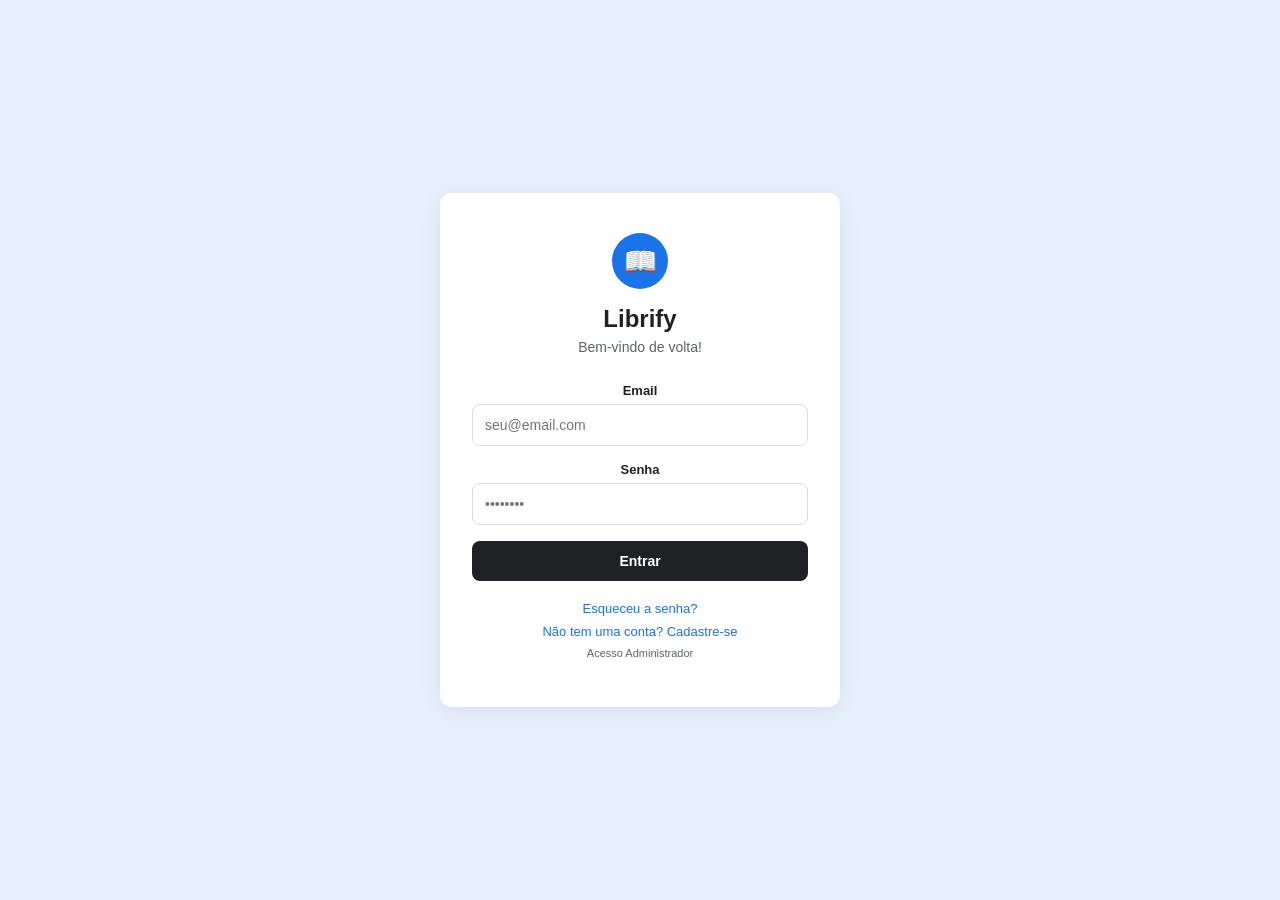
<file: frontend/index.html>
<!DOCTYPE html>
<html lang="pt-BR">
<head>
    <meta charset="UTF-8">
    <meta name="viewport" content="width=device-width, initial-scale=1.0">
    <title>Librify – Login</title>
    <link rel="stylesheet" href="css/global.css">
    <link rel="stylesheet" href="css/login.css">
</head>
<body>

<div class="login-container">
    <div class="logo-icon">📖</div>
    <h1>Librify</h1>
    <p class="subtitle">Bem-vindo de volta!</p>

    <div id="alertMsg" class="alert"></div>

    <form id="loginForm">
        <div class="input-group">
            <label for="email">Email</label>
            <input type="email" id="email" placeholder="seu@email.com" autocomplete="email">
        </div>
        <div class="input-group">
            <label for="senha">Senha</label>
            <input type="password" id="senha" placeholder="••••••••" autocomplete="current-password">
        </div>
        <button type="submit" class="btn btn-dark">Entrar</button>
    </form>

    <div class="links-container">
        <a href="pages/recuperar-senha.html">Esqueceu a senha?</a>
        <a href="pages/cadastro.html">Não tem uma conta? Cadastre-se</a>
        <a href="pages/admin/admin-livros.html" style="color:var(--gray);font-size:11px;margin-top:8px">Acesso Administrador</a>
    </div>
</div>

<script src="js/api.js"></script>
<script src="js/auth.js"></script>
<script src="js/login.js"></script>
</body>
</html>
</file>
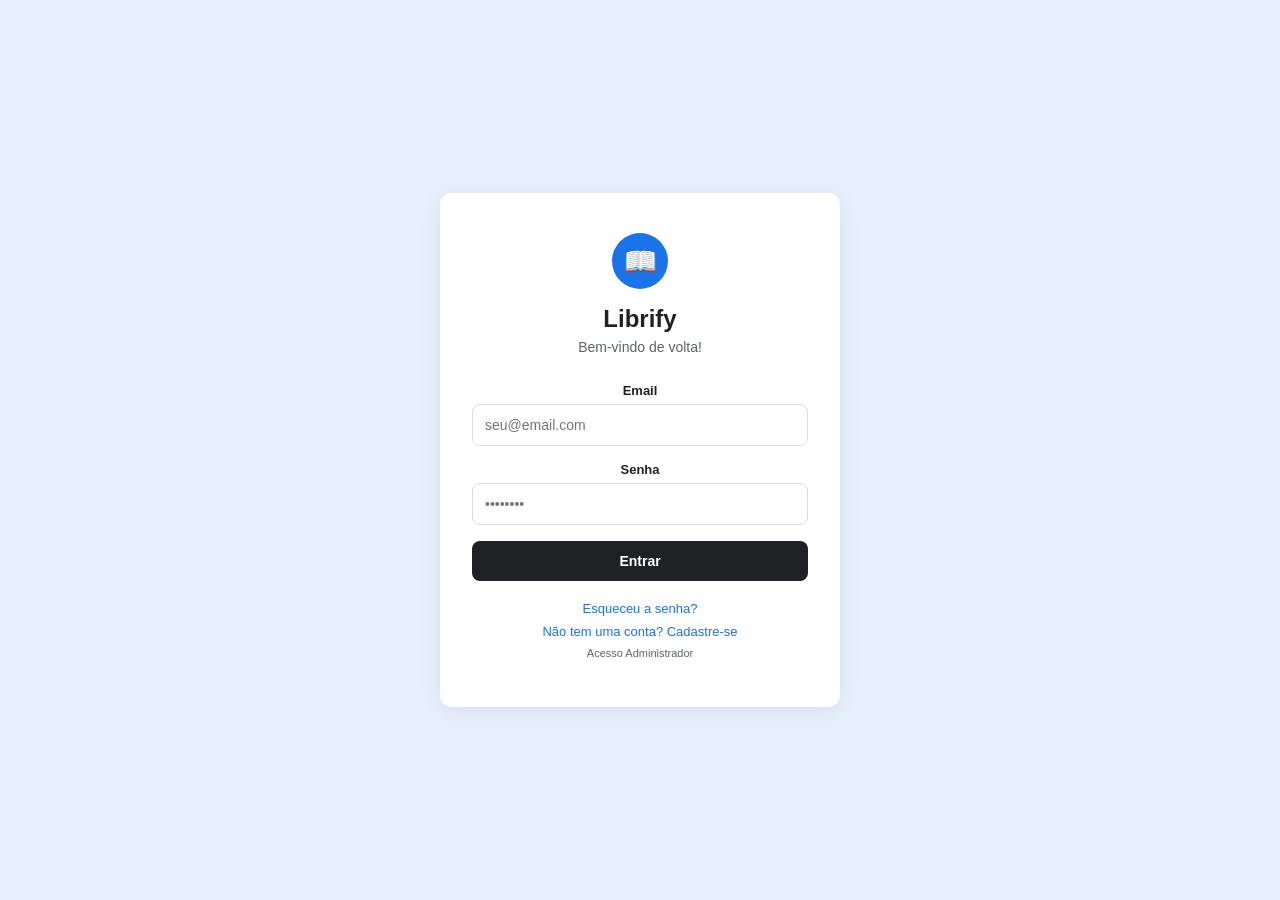
<file: frontend/pages/cadastro.html>
<!DOCTYPE html>
<html lang="pt-BR">
<head>
    <meta charset="UTF-8">
    <meta name="viewport" content="width=device-width, initial-scale=1.0">
    <title>Librify – Cadastro</title>
    <link rel="stylesheet" href="../css/global.css">
    <link rel="stylesheet" href="../css/login.css">
</head>
<body>

<div class="login-container">
    <div class="logo-icon">📖</div>
    <h1>Criar conta</h1>
    <p class="subtitle">Junte-se à Librify</p>

    <div id="alertMsg" class="alert"></div>

    <form id="cadastroForm">
        <div class="input-group">
            <label for="nome">Nome completo</label>
            <input type="text" id="nome" placeholder="Seu nome" autocomplete="name">
        </div>
        <div class="input-group">
            <label for="email">Email</label>
            <input type="email" id="email" placeholder="seu@email.com" autocomplete="email">
        </div>
        <div class="input-group">
            <label for="senha">Senha</label>
            <input type="password" id="senha" placeholder="Mín. 8 caracteres, 1 maiúscula, 1 número">
        </div>
        <button type="submit" class="btn btn-dark">Cadastrar</button>
    </form>

    <div class="links-container">
        <a href="../index.html">Já tem uma conta? Login</a>
    </div>
</div>

<script src="../js/api.js"></script>
<script src="../js/auth.js"></script>
<script src="../js/cadastro.js"></script>
</body>
</html>
</file>
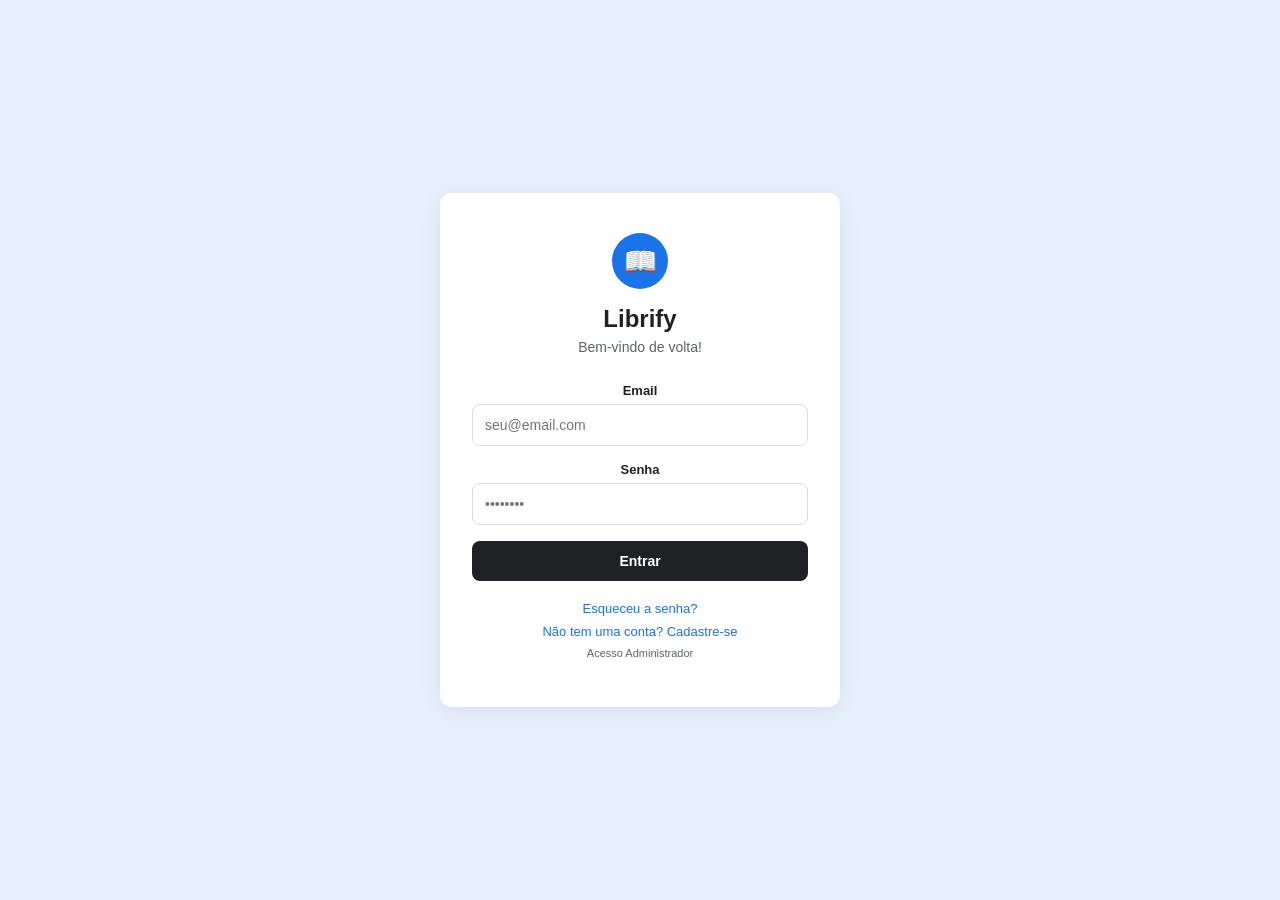
<file: frontend/pages/catalogo.html>
<!DOCTYPE html>
<html lang="pt-BR">
<head>
    <meta charset="UTF-8">
    <meta name="viewport" content="width=device-width, initial-scale=1.0">
    <title>Librify – Catálogo</title>
    <link rel="stylesheet" href="../css/global.css">
    <link rel="stylesheet" href="../css/navbar.css">
    <link rel="stylesheet" href="../css/catalogo.css">
</head>
<body data-page="catalogo">

<div class="page-container">

    <!-- RF07 – Header e busca -->
    <div class="catalogo-header">
        <h1>Catálogo</h1>

        <!-- RF07.1 – Busca -->
        <div class="search-bar">
            <span class="search-icon">🔍</span>
            <input type="text" id="searchInput" placeholder="Buscar por título ou autor...">
        </div>

        <!-- RF07.2 – Filtro por categoria -->
        <div class="categorias-scroll" id="categorias">
            <!-- Preenchido pelo catalogo.js -->
        </div>
    </div>

    <!-- RF07.3 – Grade de livros -->
    <div class="livros-grid" id="livrosGrid">
        <!-- Preenchido pelo catalogo.js -->
    </div>

</div>

<script src="../js/api.js"></script>
<script src="../js/auth.js"></script>
<script src="../js/catalogo.js"></script>
<script src="../js/navbar.js"></script>
</body>
</html>
</file>
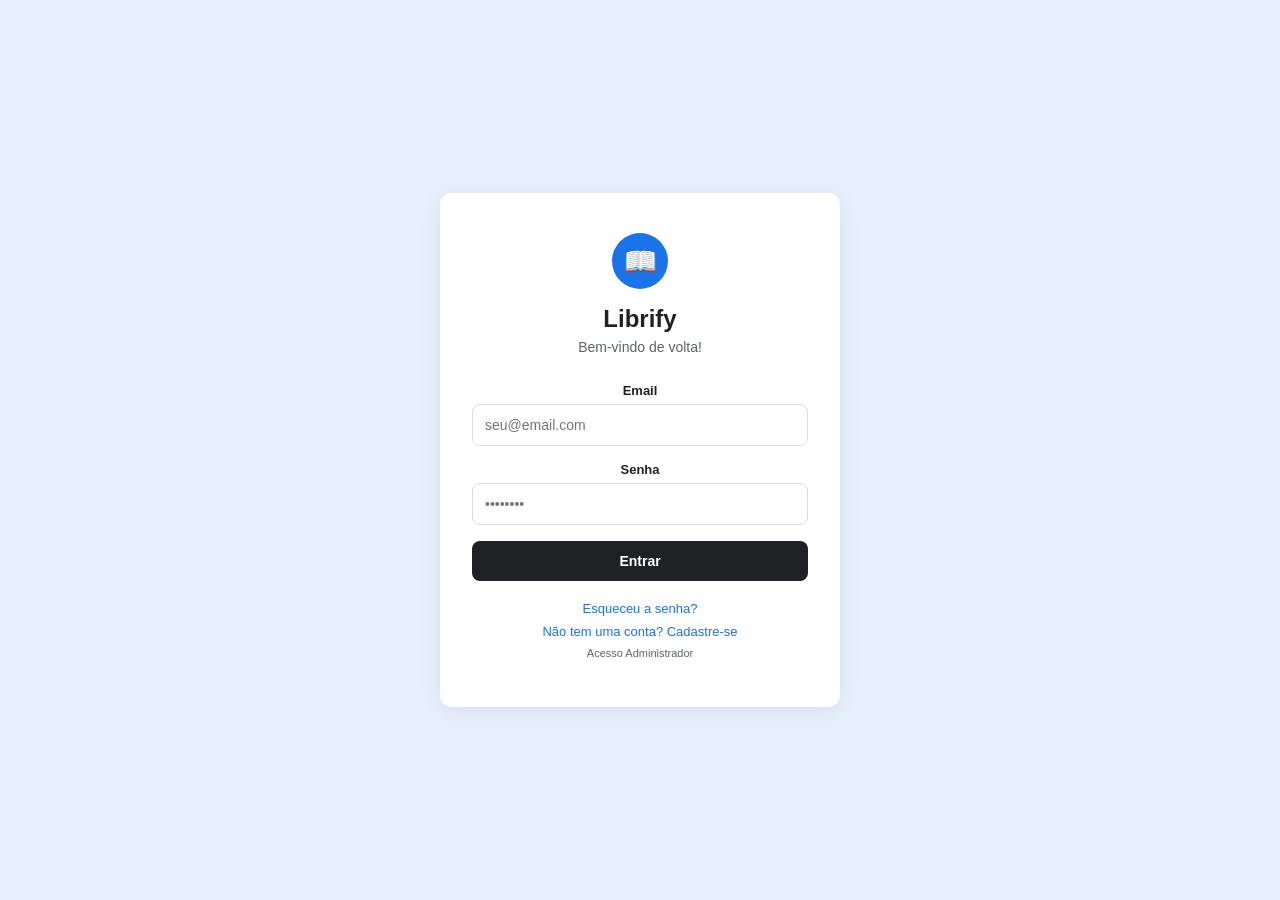
<file: frontend/pages/chat.html>
<!DOCTYPE html>
<html lang="pt-BR">
<head>
    <meta charset="UTF-8">
    <meta name="viewport" content="width=device-width, initial-scale=1.0">
    <title>Librify – Chat</title>
    <link rel="stylesheet" href="../css/global.css">
    <link rel="stylesheet" href="../css/navbar.css">
    <link rel="stylesheet" href="../css/chat.css">
</head>
<body data-page="">

<div class="page-container" style="padding-bottom:0">

    <div class="chat-container">

        <!-- Cabeçalho do chat -->
        <div class="chat-header">
            <a href="perfil.html" style="font-size:20px;text-decoration:none;color:var(--dark)">←</a>
            <div class="chat-avatar">🤖</div>
            <div>
                <div class="chat-name">Assistente Librify</div>
                <div class="chat-status">● Online</div>
            </div>
        </div>

        <!-- RF17.1 – Mensagens -->
        <div class="chat-messages" id="chatMessages">
            <!-- Preenchido pelo chat.js -->
        </div>

        <!-- RF17.2 – Campo de texto -->
        <div class="chat-input-area">
            <textarea
                id="chatInput"
                class="chat-input"
                placeholder="Digite sua mensagem"
                rows="1"></textarea>
            <button class="send-btn" id="sendBtn">➤</button>
        </div>

    </div>

</div>

<script src="../js/api.js"></script>
<script src="../js/auth.js"></script>
<script src="../js/chat.js"></script>
<script src="../js/navbar.js"></script>
</body>
</html>
</file>
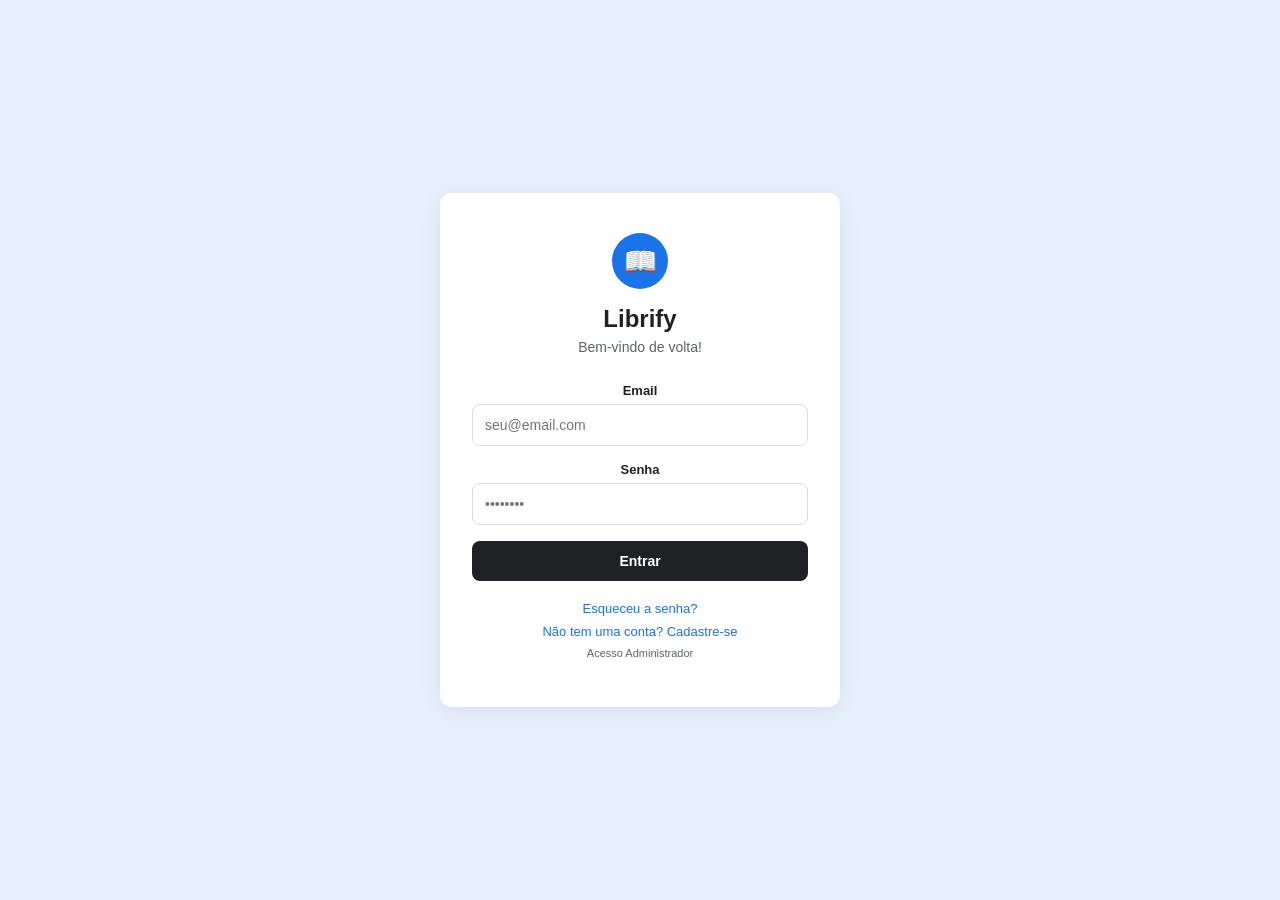
<file: frontend/pages/configuracoes.html>
<!DOCTYPE html>
<html lang="pt-BR">
<head>
    <meta charset="UTF-8">
    <meta name="viewport" content="width=device-width, initial-scale=1.0">
    <title>Librify – Configurações</title>
    <link rel="stylesheet" href="../css/global.css">
    <link rel="stylesheet" href="../css/navbar.css">
    <link rel="stylesheet" href="../css/configuracoes.css">
</head>
<body data-page="perfil">

<div class="page-container">

    <div class="page-header">
        <a href="perfil.html" class="btn-back">←</a>
        <h1>Configurações</h1>
    </div>

    <div class="config-section-title">Conta</div>
    <div class="config-list" style="margin:0 16px;border-radius:var(--radius);overflow:hidden">
        <!-- RF16.1 – Alterar senha -->
        <button id="btnAlterarSenha" class="config-item">
            <span class="config-icon">🔒</span>
            <span class="config-label">Alterar senha</span>
            <span class="config-arrow">›</span>
        </button>
        <button class="config-item" onclick="alert('Em breve!')">
            <span class="config-icon">✏️</span>
            <span class="config-label">Editar perfil</span>
            <span class="config-arrow">›</span>
        </button>
    </div>

    <div class="config-section-title">Sessão</div>
    <div class="config-list" style="margin:0 16px;border-radius:var(--radius);overflow:hidden">
        <!-- RF16.2 – Sair da conta -->
        <button id="btnSair" class="config-item danger">
            <span class="config-icon">🚪</span>
            <span class="config-label">Sair da conta</span>
        </button>
    </div>

</div>

<script src="../js/api.js"></script>
<script src="../js/auth.js"></script>
<script src="../js/configuracoes.js"></script>
<script src="../js/navbar.js"></script>
</body>
</html>
</file>
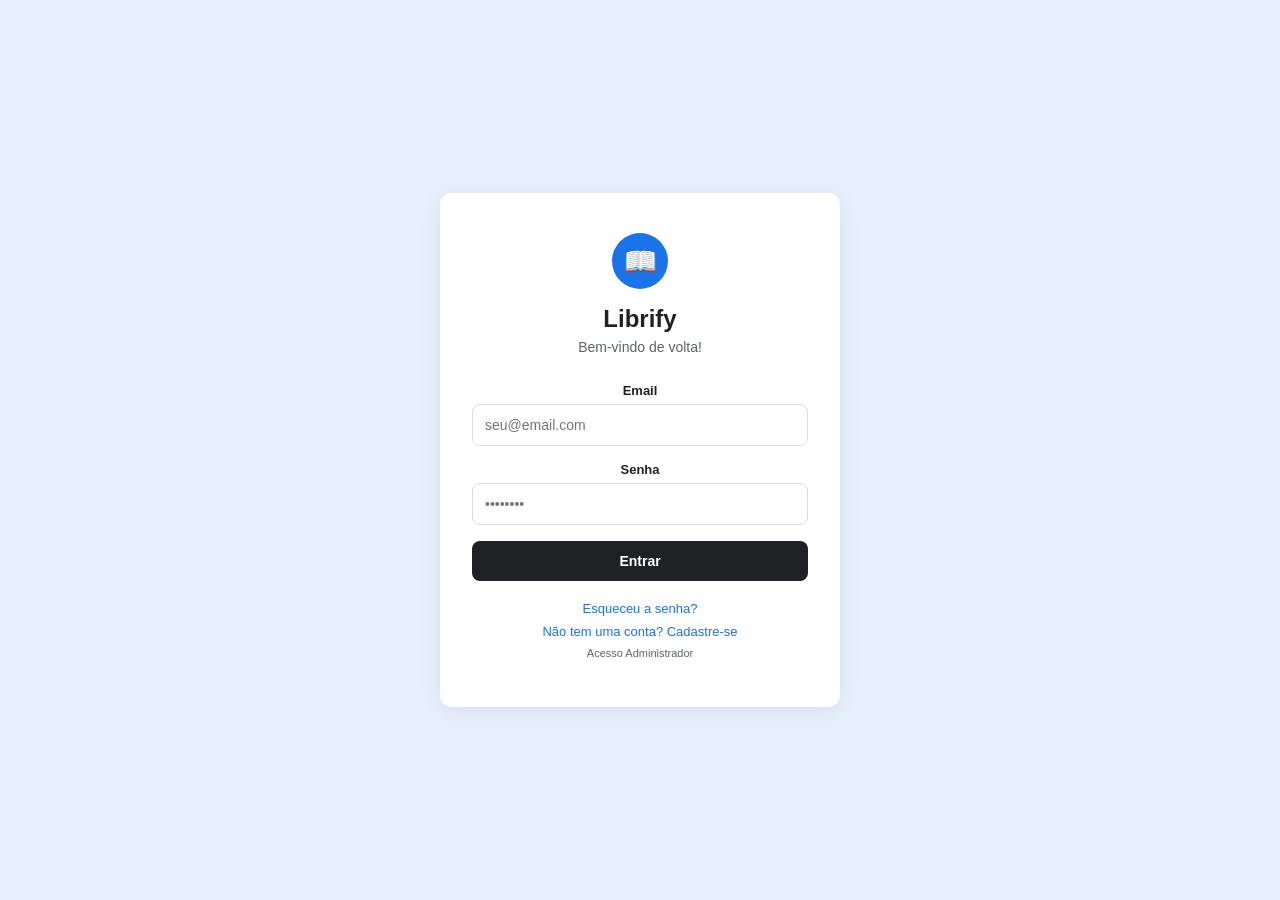
<file: frontend/pages/detalhes-livro.html>
<!DOCTYPE html>
<html lang="pt-BR">
<head>
    <meta charset="UTF-8">
    <meta name="viewport" content="width=device-width, initial-scale=1.0">
    <title>Librify – Detalhes do Livro</title>
    <link rel="stylesheet" href="../css/global.css">
    <link rel="stylesheet" href="../css/navbar.css">
    <link rel="stylesheet" href="../css/detalhes.css">
</head>
<body data-page="catalogo">

<div class="page-container">

    <!-- RF08 – Hero com capa e info -->
    <div class="detalhes-hero">
        <a href="javascript:history.back()" class="btn-back-hero">←</a>
        <div id="livroCapaEl" class="capa">📖</div>
        <div class="meta">
            <div class="titulo" id="livroTitulo">Carregando...</div>
            <div class="autor" id="livroAutor"></div>
            <span class="tag tag-blue" id="livroCat"></span>
        </div>
    </div>

    <div class="page-content">

        <!-- Média de avaliações (RF09.3) -->
        <div class="card" style="margin-bottom:16px">
            <div class="rating-summary">
                <span class="rating-big" id="livroMediaNota">0.0</span>
                <span class="rating-stars-big" id="livroEstrelasMedia">☆☆☆☆☆</span>
                <span class="rating-count" id="livroTotalAval">(0)</span>
            </div>
        </div>

        <!-- Descrição -->
        <div class="card" style="margin-bottom:16px">
            <div class="section-title" style="margin-bottom:8px">Sobre o livro</div>
            <p class="descricao-text" id="livroDescricao"></p>
        </div>

        <!-- RF08.1 – Botões de ação -->
        <div class="acoes-container">
            <button id="btnReservar" class="btn btn-primary">📚 Reservar livro</button>
            <button id="btnAvaliar" class="btn btn-outline">⭐ Avaliar livro</button>
        </div>

        <!-- RF09.4 – Lista de avaliações -->
        <div class="card">
            <div class="section-title">Avaliações</div>
            <div id="listaAvaliacoes">
                <!-- Preenchido pelo JS -->
            </div>
        </div>

    </div>
</div>

<!-- Modal de avaliação (RF09.1 e RF09.2) -->
<div class="modal-overlay" id="modalAvaliacao">
    <div class="modal-sheet">
        <div class="modal-title">Avaliar livro</div>

        <div class="stars-input" id="starsInput">
            <span class="star" data-valor="1">★</span>
            <span class="star" data-valor="2">★</span>
            <span class="star" data-valor="3">★</span>
            <span class="star" data-valor="4">★</span>
            <span class="star" data-valor="5">★</span>
        </div>

        <form id="formAvaliacao">
            <div class="input-group">
                <label for="comentarioInput">Comentário (opcional)</label>
                <textarea id="comentarioInput" placeholder="Compartilhe sua opinião..."></textarea>
            </div>
            <button type="submit" class="btn btn-primary">Enviar avaliação</button>
            <button type="button" id="fecharModal" class="btn btn-outline" style="margin-top:8px">Cancelar</button>
        </form>
    </div>
</div>

<script src="../js/api.js"></script>
<script src="../js/auth.js"></script>
<script src="../js/detalhes-livro.js"></script>
<script src="../js/navbar.js"></script>
</body>
</html>
</file>
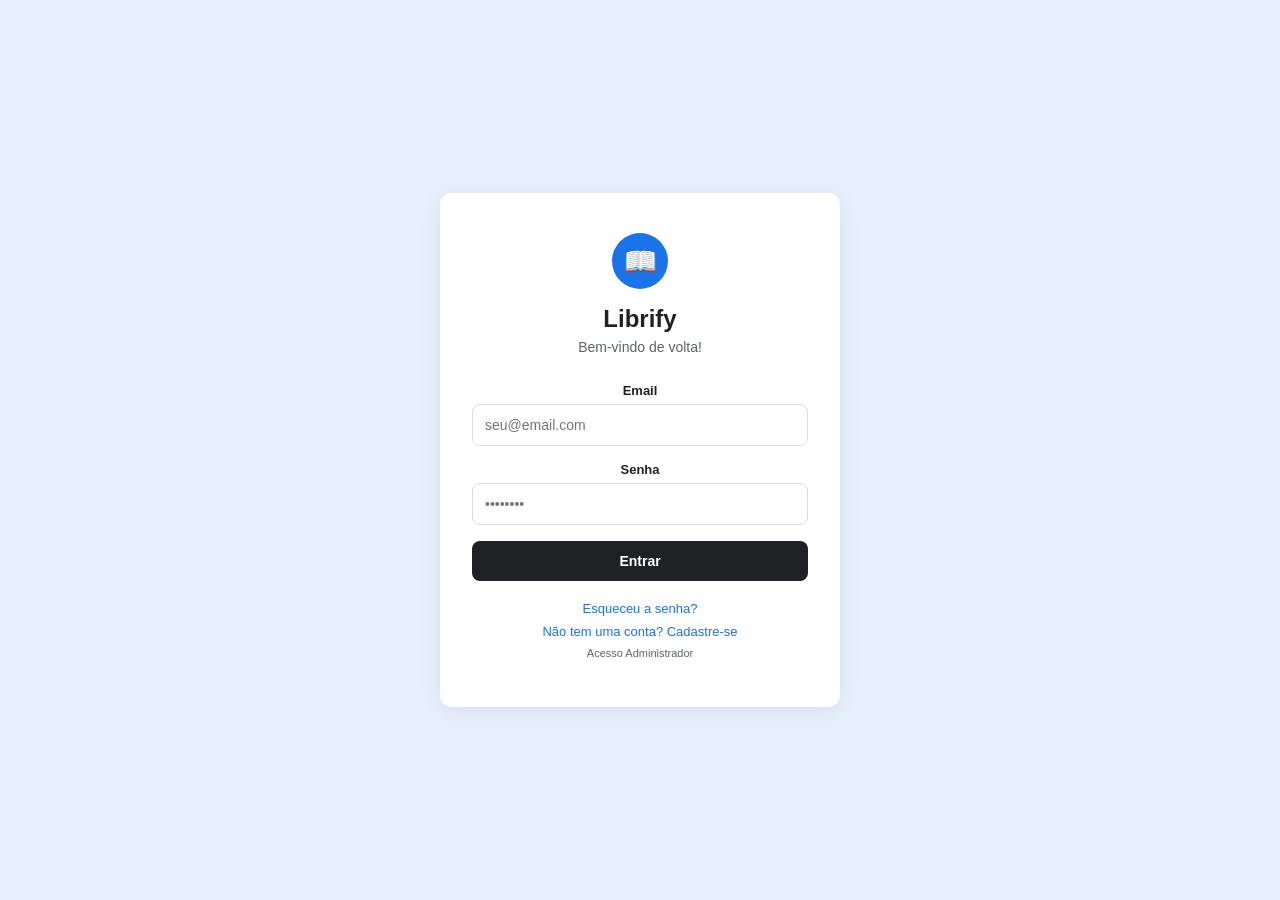
<file: frontend/pages/historico.html>
<!DOCTYPE html>
<html lang="pt-BR">
<head>
    <meta charset="UTF-8">
    <meta name="viewport" content="width=device-width, initial-scale=1.0">
    <title>Librify – Histórico</title>
    <link rel="stylesheet" href="../css/global.css">
    <link rel="stylesheet" href="../css/navbar.css">
    <link rel="stylesheet" href="../css/historico.css">
</head>
<body data-page="historico">

<div class="page-container">

    <div class="page-header">
        <h1>Histórico</h1>
    </div>

    <!-- Abas RF10 e RF11 -->
    <div class="tabs">
        <button class="tab active" data-tab="todos">Todos</button>
        <button class="tab" data-tab="ativos">Ativos</button>
        <button class="tab" data-tab="concluidos">Concluídos</button>
    </div>

    <div class="page-content">
        <div id="historicoLista">
            <!-- Preenchido pelo historico.js -->
        </div>
    </div>

</div>

<script src="../js/api.js"></script>
<script src="../js/auth.js"></script>
<script src="../js/historico.js"></script>
<script src="../js/navbar.js"></script>
</body>
</html>
</file>
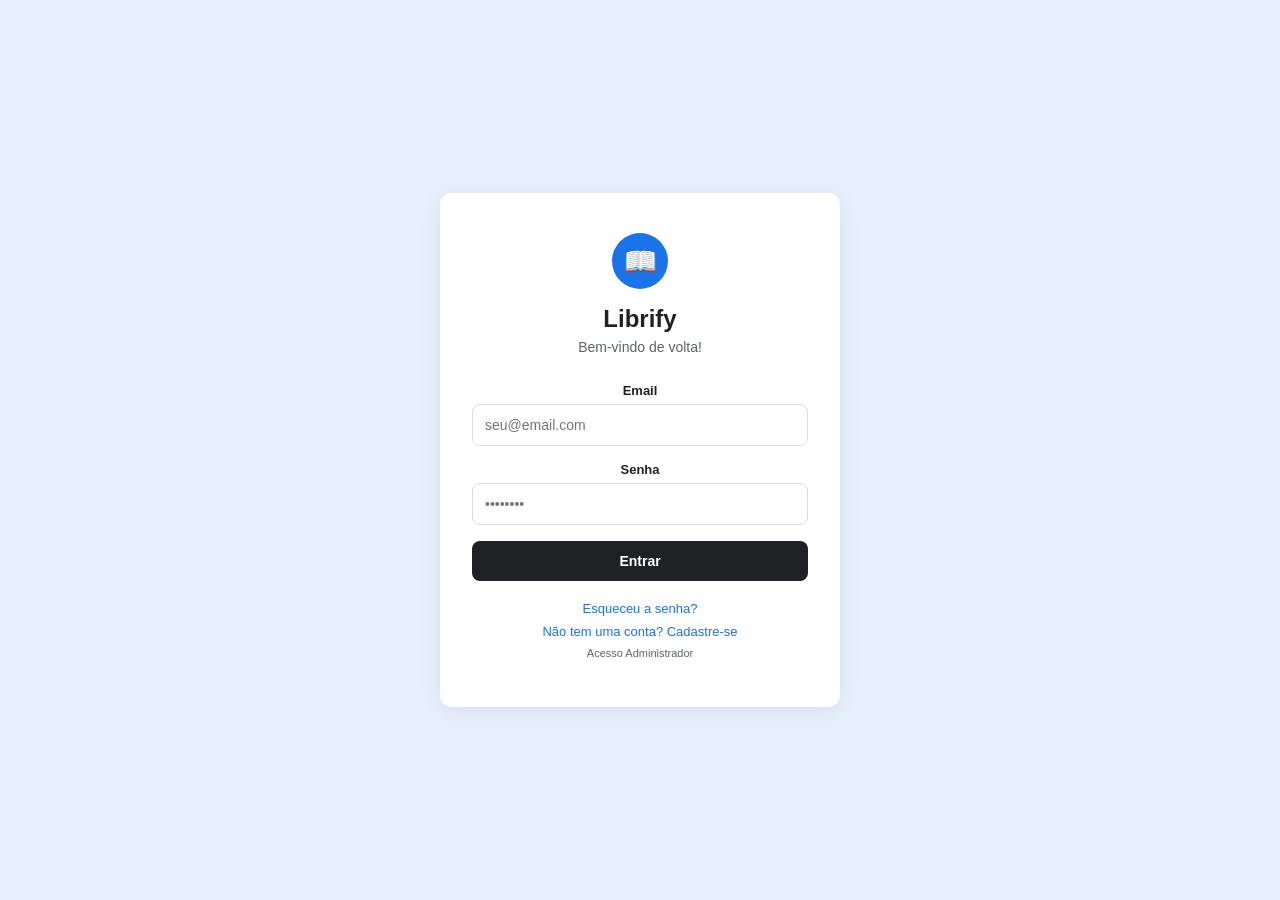
<file: frontend/pages/home.html>
<!DOCTYPE html>
<html lang="pt-BR">
<head>
    <meta charset="UTF-8">
    <meta name="viewport" content="width=device-width, initial-scale=1.0">
    <title>Librify – Home</title>
    <link rel="stylesheet" href="../css/global.css">
    <link rel="stylesheet" href="../css/navbar.css">
    <link rel="stylesheet" href="../css/home.css">
</head>
<body data-page="home">

<div class="page-container">

    <!-- Cabeçalho personalizado (RF05) -->
    <div class="home-header">
        <div class="home-header-actions">
            <div>
                <div class="greeting">Olá, <span id="nomeUsuario">...</span> 👋</div>
                <div class="greeting-sub">O que vamos ler hoje?</div>
            </div>
            <a href="notificacoes.html" class="notif-btn">🔔</a>
        </div>
    </div>

    <!-- RF05.1 + RF06 – Livro do Mês -->
    <div id="livroDoMesBanner" class="livro-do-mes-banner">
        <div id="ldmCapa" class="capa">📖</div>
        <div>
            <div class="badge">📅 Livro do Mês</div>
            <div class="titulo" id="ldmTitulo">Carregando...</div>
            <div class="autor" id="ldmAutor"></div>
            <button class="btn-ver" id="ldmVerBtn">Ver detalhes →</button>
        </div>
    </div>

    <!-- RF05.2 – Livros em Destaque -->
    <div class="livros-section">
        <div class="section-header">
            <span class="section-title">📚 Livros em Destaque</span>
            <a href="catalogo.html">Ver todos</a>
        </div>
        <div class="livros-scroll" id="destaques">
            <!-- Preenchido pelo home.js -->
        </div>
    </div>

    <!-- RF05.3 – Recomendados para você -->
    <div class="livros-section" style="margin-bottom:16px">
        <div class="section-header">
            <span class="section-title">✨ Recomendados para você</span>
        </div>
        <div class="livros-scroll" id="recomendados">
            <!-- Preenchido pelo home.js -->
        </div>
    </div>

</div>

<script src="../js/api.js"></script>
<script src="../js/auth.js"></script>
<script src="../js/home.js"></script>
<script src="../js/navbar.js"></script>
</body>
</html>
</file>
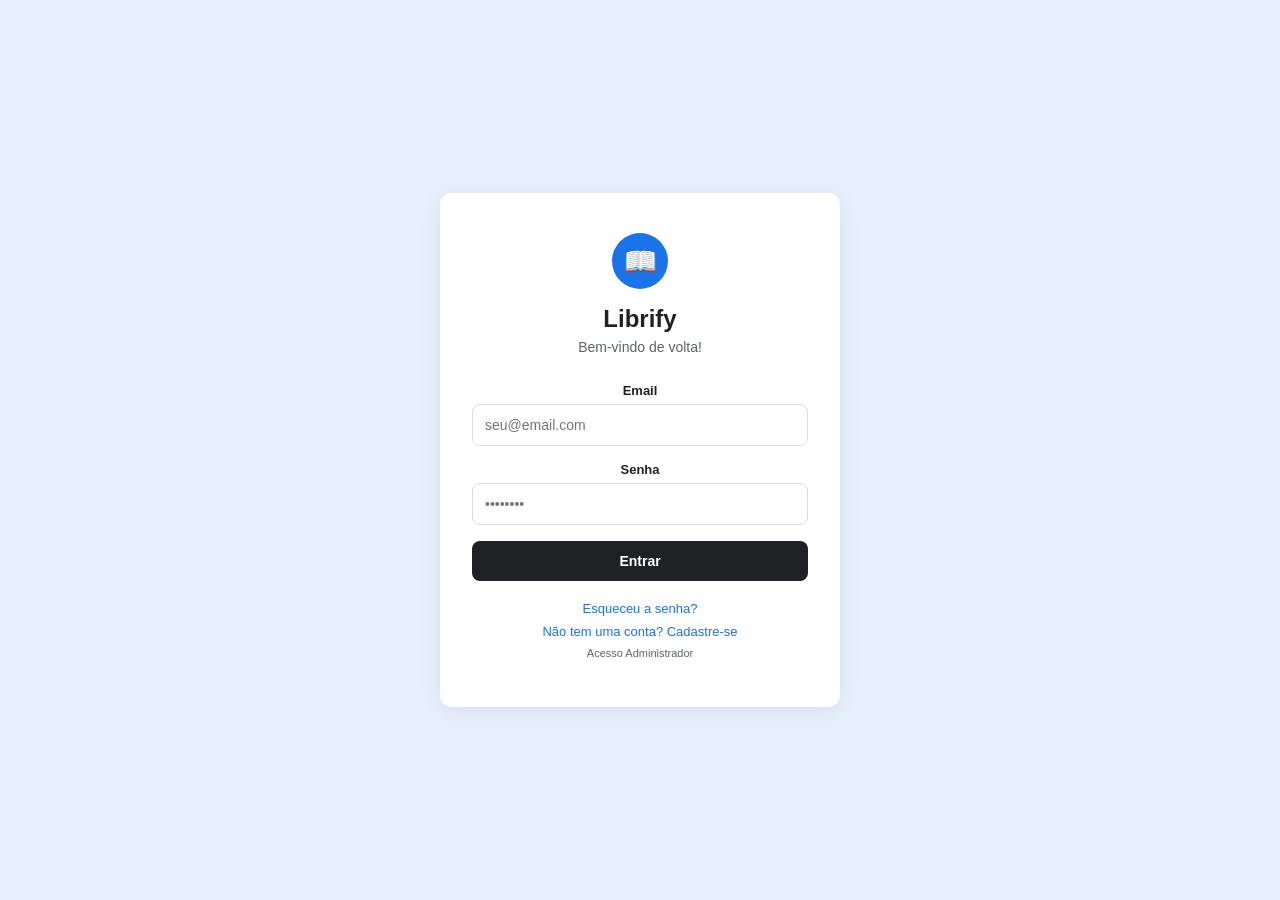
<file: frontend/pages/notificacoes.html>
<!DOCTYPE html>
<html lang="pt-BR">
<head>
    <meta charset="UTF-8">
    <meta name="viewport" content="width=device-width, initial-scale=1.0">
    <title>Librify – Notificações</title>
    <link rel="stylesheet" href="../css/global.css">
    <link rel="stylesheet" href="../css/navbar.css">
    <link rel="stylesheet" href="../css/notificacoes.css">
</head>
<body data-page="">

<div class="page-container">

    <div class="page-header">
        <a href="home.html" class="btn-back">←</a>
        <h1 style="flex:1">Notificações</h1>
        <button id="btnMarcarLidas" class="marcar-lidas-btn">Marcar todas como lidas</button>
    </div>

    <div style="padding:12px 16px;font-size:13px;color:var(--gray)" id="contadorNaoLidas"></div>

    <!-- RF14 – Lista de notificações -->
    <div id="listaNotifs">
        <!-- Preenchido pelo notificacoes.js -->
    </div>

</div>

<script src="../js/api.js"></script>
<script src="../js/auth.js"></script>
<script src="../js/notificacoes.js"></script>
<script src="../js/navbar.js"></script>
</body>
</html>
</file>
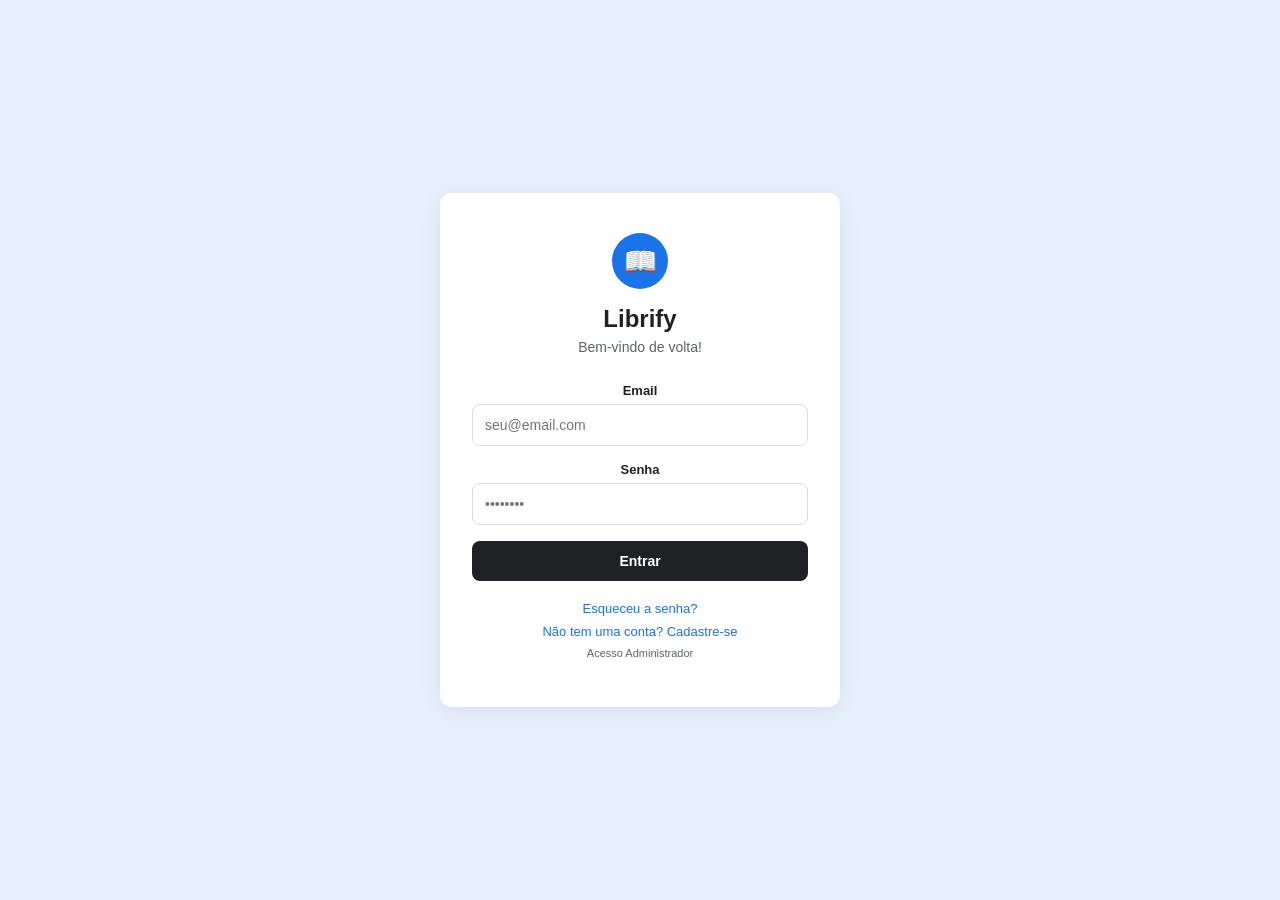
<file: frontend/pages/perfil.html>
<!DOCTYPE html>
<html lang="pt-BR">
<head>
    <meta charset="UTF-8">
    <meta name="viewport" content="width=device-width, initial-scale=1.0">
    <title>Librify – Perfil</title>
    <link rel="stylesheet" href="../css/global.css">
    <link rel="stylesheet" href="../css/navbar.css">
    <link rel="stylesheet" href="../css/perfil.css">
</head>
<body data-page="perfil">

<div class="page-container">

    <!-- RF15 – Info do usuário -->
    <div class="perfil-hero">
        <div class="avatar" id="perfilAvatar">U</div>
        <div class="perfil-nome" id="perfilNome">...</div>
        <div class="perfil-email" id="perfilEmail">...</div>
    </div>

    <!-- RF15.1 – Botões de ação -->
    <div class="perfil-acoes">
        <a href="historico.html" class="action-item">
            <span class="action-icon">📋</span>
            <span class="action-label">Meu histórico</span>
            <span class="action-arrow">›</span>
        </a>
        <a href="notificacoes.html" class="action-item">
            <span class="action-icon">🔔</span>
            <span class="action-label">Notificações</span>
            <span class="action-arrow">›</span>
        </a>
        <a href="chat.html" class="action-item">
            <span class="action-icon">💬</span>
            <span class="action-label">Assistente virtual</span>
            <span class="action-arrow">›</span>
        </a>
        <a href="configuracoes.html" class="action-item">
            <span class="action-icon">⚙️</span>
            <span class="action-label">Configurações</span>
            <span class="action-arrow">›</span>
        </a>
    </div>

</div>

<script src="../js/api.js"></script>
<script src="../js/auth.js"></script>
<script src="../js/perfil.js"></script>
<script src="../js/navbar.js"></script>
</body>
</html>
</file>
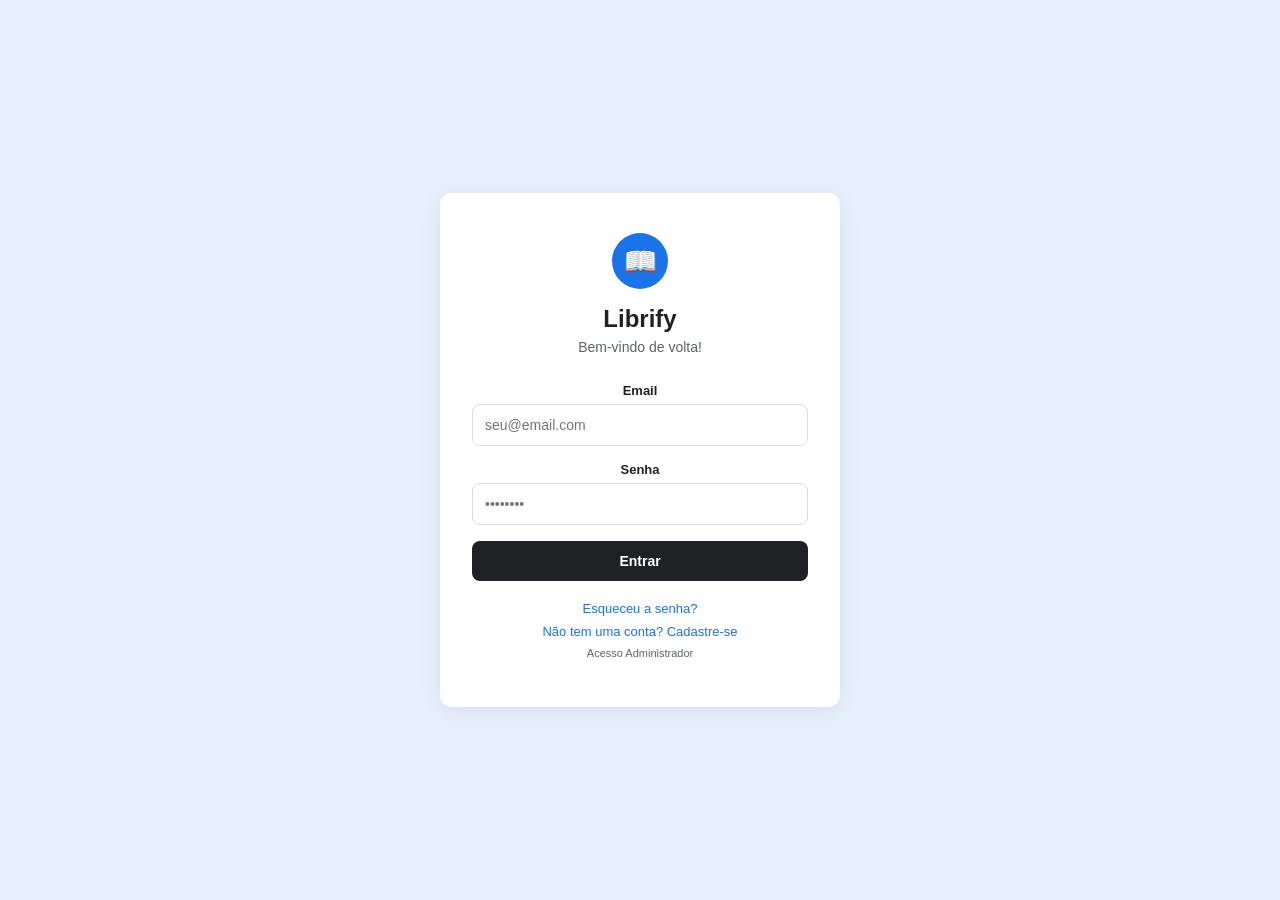
<file: frontend/pages/publicar.html>
<!DOCTYPE html>
<html lang="pt-BR">
<head>
    <meta charset="UTF-8">
    <meta name="viewport" content="width=device-width, initial-scale=1.0">
    <title>Librify – Publicar</title>
    <link rel="stylesheet" href="../css/global.css">
    <link rel="stylesheet" href="../css/navbar.css">
    <link rel="stylesheet" href="../css/publicar.css">
</head>
<body data-page="publicar">

<div class="page-container">

    <div class="publicar-intro">
        <h2>✍️ Publique seu livro</h2>
        <p>Compartilhe sua obra com a comunidade Librify</p>
    </div>

    <div id="alertMsg" class="alert" style="margin:16px"></div>

    <!-- RF12 – Formulário de publicação -->
    <div class="form-section">
        <h3>Informações do livro</h3>
        <form id="publicarForm">
            <div class="input-group">
                <label for="titulo">Título *</label>
                <input type="text" id="titulo" placeholder="Título do seu livro">
            </div>
            <div class="input-group">
                <label for="autor">Autor *</label>
                <input type="text" id="autor" placeholder="Nome do autor">
            </div>
            <div class="input-group">
                <label for="genero">Gênero</label>
                <select id="genero">
                    <option value="">Selecione...</option>
                    <option>Ficção</option>
                    <option>Ficção Científica</option>
                    <option>Fantasia</option>
                    <option>Romance</option>
                    <option>Terror</option>
                    <option>Suspense</option>
                    <option>Literatura Brasileira</option>
                    <option>Crônica</option>
                    <option>Poesia</option>
                    <option>História</option>
                    <option>Outro</option>
                </select>
            </div>
            <div class="input-group">
                <label for="descricao">Descrição</label>
                <textarea id="descricao" placeholder="Sobre o que é o seu livro?"></textarea>
            </div>
            <div class="input-group">
                <label>Arquivo PDF</label>
                <div class="upload-area" id="uploadArea">
                    <div class="upload-icon">📄</div>
                    <div class="upload-text" id="uploadText">Clique para selecionar ou arraste o PDF aqui</div>
                    <div class="upload-hint">Apenas arquivos PDF · Máx. 50MB</div>
                    <input type="file" id="arquivoInput" accept=".pdf">
                </div>
            </div>
            <!-- RF12.2 – Botão enviar -->
            <button type="submit" id="btnEnviar" class="btn btn-primary">Enviar para avaliação</button>
        </form>
    </div>

    <!-- RF13 – Status das publicações -->
    <div style="padding:0 16px;margin-bottom:8px">
        <div class="section-title">Minhas publicações</div>
    </div>
    <div id="minhasPublicacoes" class="status-list">
        <!-- Preenchido pelo publicar.js -->
    </div>

</div>

<script src="../js/api.js"></script>
<script src="../js/auth.js"></script>
<script src="../js/publicar.js"></script>
<script src="../js/navbar.js"></script>
</body>
</html>
</file>
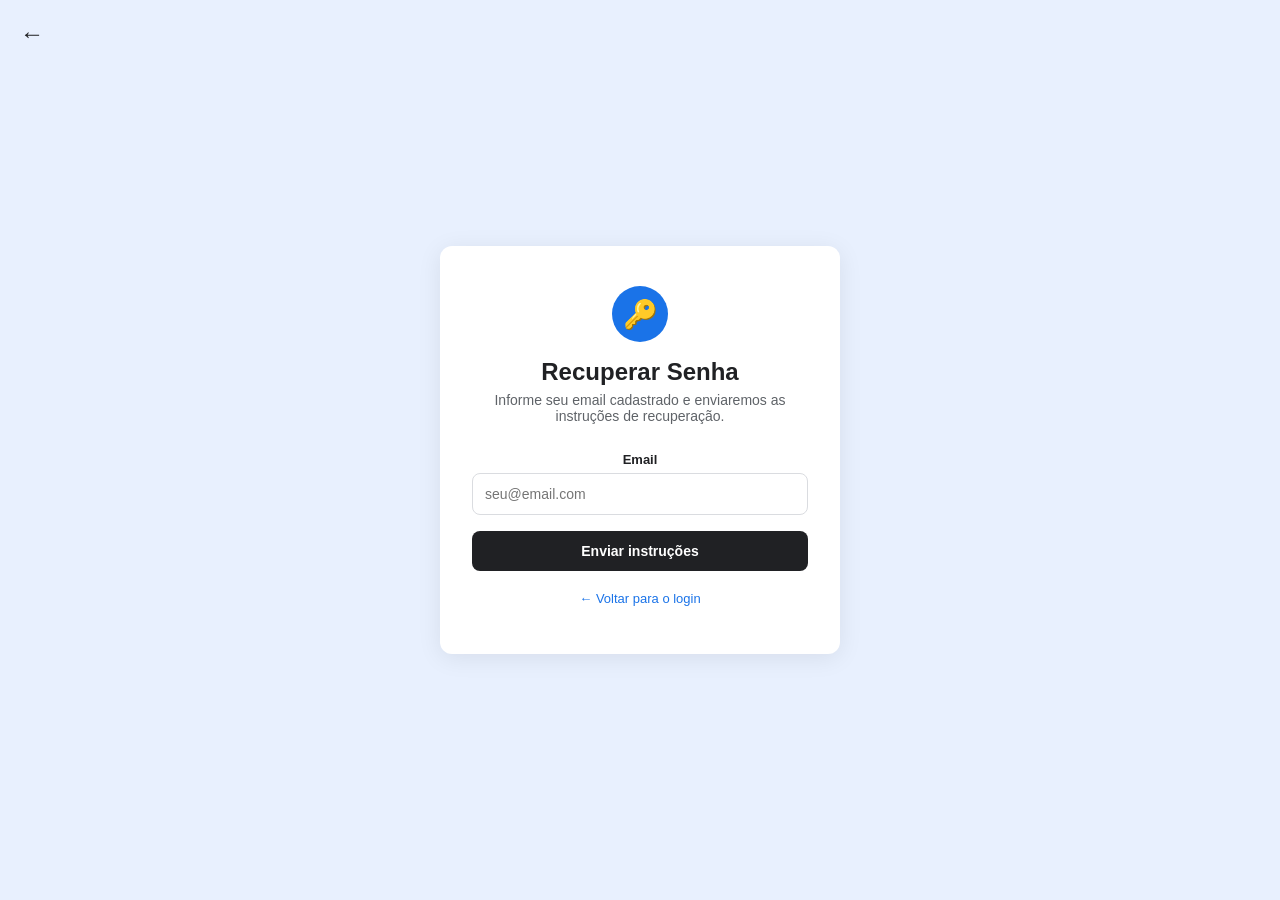
<file: frontend/pages/recuperar-senha.html>
<!DOCTYPE html>
<html lang="pt-BR">
<head>
    <meta charset="UTF-8">
    <meta name="viewport" content="width=device-width, initial-scale=1.0">
    <title>Librify – Recuperar Senha</title>
    <link rel="stylesheet" href="../css/global.css">
    <link rel="stylesheet" href="../css/login.css">
    <style>
        .login-container { max-width: 400px; }
        /* RF03.3 – seta de voltar */
        .back-arrow {
            position: absolute;
            top: 20px;
            left: 20px;
            font-size: 24px;
            text-decoration: none;
            color: var(--dark);
        }
        body { position: relative; }
    </style>
</head>
<body>

<a href="../index.html" class="back-arrow">←</a>

<div class="login-container">
    <div class="logo-icon">🔑</div>
    <h1>Recuperar Senha</h1>
    <p class="subtitle">Informe seu email cadastrado e enviaremos as instruções de recuperação.</p>

    <div id="alertMsg" class="alert"></div>

    <form id="recuperarForm">
        <div class="input-group">
            <label for="email">Email</label>
            <input type="email" id="email" placeholder="seu@email.com" autocomplete="email">
        </div>
        <button type="submit" class="btn btn-dark">Enviar instruções</button>
    </form>

    <div class="links-container" style="margin-top:16px">
        <a href="../index.html">← Voltar para o login</a>
    </div>
</div>

<script src="../js/api.js"></script>
<script src="../js/auth.js"></script>
<script src="../js/recuperar-senha.js"></script>
</body>
</html>
</file>
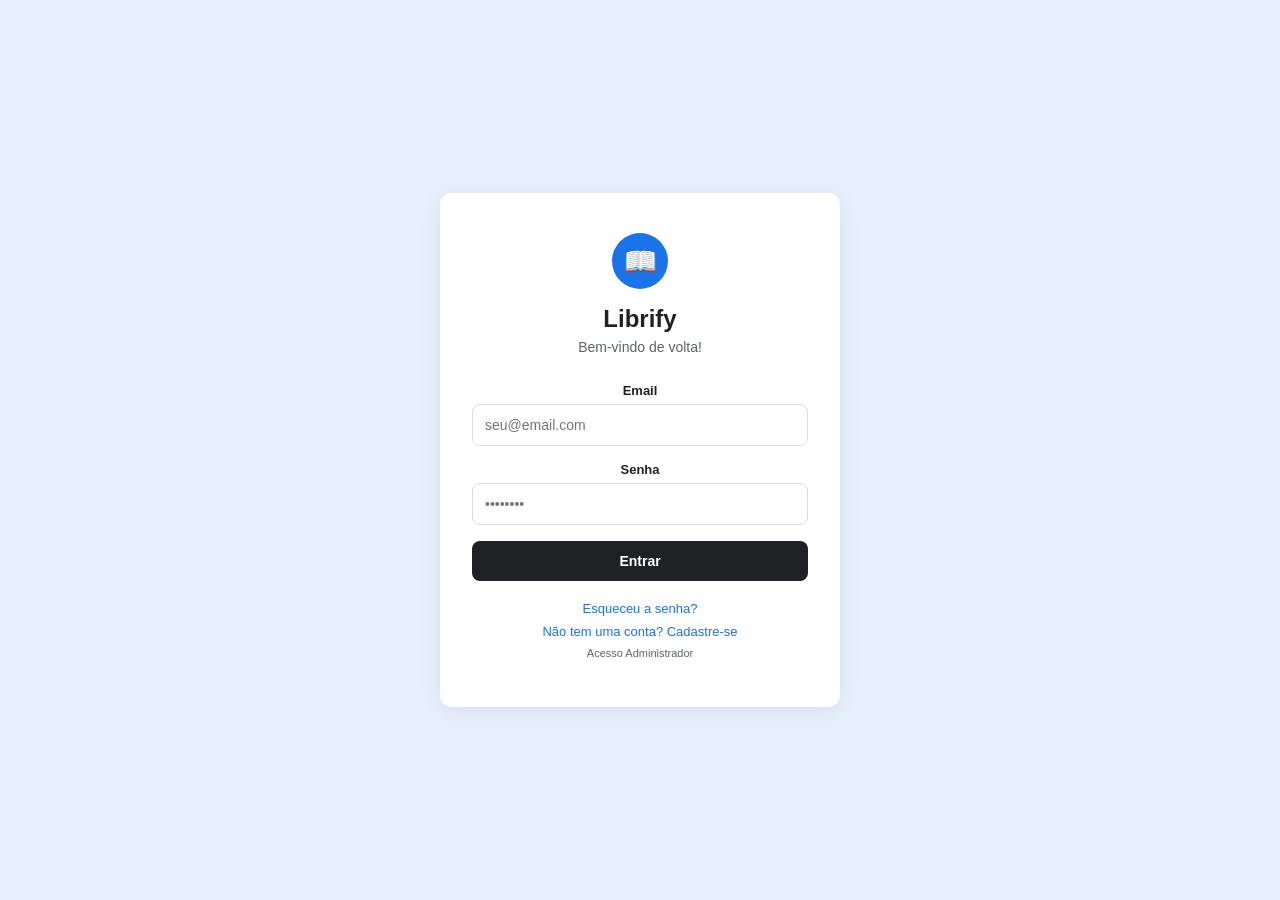
<file: frontend/pages/admin/admin-livros.html>
<!DOCTYPE html>
<html lang="pt-BR">
<head>
    <meta charset="UTF-8">
    <meta name="viewport" content="width=device-width, initial-scale=1.0">
    <title>Librify – Admin</title>
    <link rel="stylesheet" href="../../css/global.css">
    <link rel="stylesheet" href="../../css/admin.css">
</head>
<body>

<div class="page-container" style="padding-bottom:0">

    <!-- RF18 – Cabeçalho admin -->
    <div class="admin-header">
        <div>
            <h1>📖 Librify Admin</h1>
            <div style="font-size:12px;opacity:0.7;margin-top:2px" id="adminNome"></div>
        </div>
        <div style="display:flex;gap:8px;align-items:center">
            <span class="badge-admin">Admin</span>
            <button onclick="Auth.logout()" style="background:none;border:none;color:white;font-size:13px;cursor:pointer">Sair</button>
        </div>
    </div>

    <!-- Navegação das abas -->
    <div class="admin-nav">
        <a class="admin-nav-item active" href="#" onclick="mostrarAba('livros')">📚 Livros</a>
        <a class="admin-nav-item" href="#" onclick="mostrarAba('publicacoes')">📝 Publicações</a>
        <a class="admin-nav-item" href="#" onclick="mostrarAba('mes')">🌟 Livro do Mês</a>
    </div>

    <div id="alertMsg" class="alert" style="margin:16px"></div>

    <!-- RF19 – Gestão de Livros -->
    <div id="abaLivros" class="admin-content">
        <button id="btnNovoLivro" class="btn btn-primary" style="margin-bottom:16px">+ Novo livro</button>
        <div id="listaLivros"></div>
    </div>

    <!-- RF20 – Aprovação de Publicações -->
    <div id="abaPublicacoes" class="admin-content" style="display:none">
        <div class="section-title" style="margin-bottom:12px">Publicações pendentes</div>
        <div id="listaPendentes"></div>
    </div>

    <!-- RF21 – Livro do Mês -->
    <div id="abaMes" class="admin-content" style="display:none">
        <div class="card">
            <div class="section-title" style="margin-bottom:12px">Definir Livro do Mês</div>
            <p style="font-size:13px;color:var(--gray);margin-bottom:16px">
                Selecione um livro do catálogo para ser exibido como destaque na tela inicial.
            </p>
            <div class="input-group">
                <label>Livro selecionado</label>
                <select id="selectLivroDoMes"></select>
            </div>
            <button id="btnDefinirMes" class="btn btn-primary">✅ Confirmar seleção</button>
        </div>
    </div>

</div>

<!-- Modal – Cadastrar/Editar Livro -->
<div class="modal-overlay" id="modalLivro">
    <div class="modal-sheet">
        <div class="modal-title">
            <span id="modalTitulo">Novo Livro</span>
            <button class="modal-close" id="fecharModalLivro">✕</button>
        </div>
        <form id="formLivro">
            <div class="input-group">
                <label>Título *</label>
                <input type="text" id="fTitulo" placeholder="Título do livro">
            </div>
            <div class="input-group">
                <label>Autor *</label>
                <input type="text" id="fAutor" placeholder="Nome do autor">
            </div>
            <div class="input-group">
                <label>Categoria</label>
                <input type="text" id="fCategoria" placeholder="Ex: Ficção Científica">
            </div>
            <div class="input-group">
                <label>Descrição</label>
                <textarea id="fDescricao" placeholder="Sinopse do livro" style="min-height:80px"></textarea>
            </div>
            <div class="input-group">
                <label>URL da capa (opcional)</label>
                <input type="text" id="fCapaUrl" placeholder="https://...">
            </div>
            <button type="submit" class="btn btn-primary">Salvar</button>
        </form>
    </div>
</div>

<script src="../../js/api.js"></script>
<script src="../../js/auth.js"></script>
<script>
    // Exibir nome do admin
    document.getElementById('adminNome').textContent = Auth.getUser()?.nome || '';

    function mostrarAba(aba) {
        ['livros','publicacoes','mes'].forEach(a => {
            document.getElementById(`aba${a.charAt(0).toUpperCase()+a.slice(1)}`).style.display = a === aba ? 'block' : 'none';
        });
        document.querySelectorAll('.admin-nav-item').forEach((el, i) => {
            el.classList.toggle('active', ['livros','publicacoes','mes'][i] === aba);
        });
    }

    window.mostrarAba = mostrarAba;
</script>
<script src="../../js/admin.js"></script>
</body>
</html>
</file>
<file: frontend/css/global.css>
:root {
    --primary: #1A73E8;
    --primary-dark: #1557B0;
    --bg: #F0F2F5;
    --white: #FFFFFF;
    --dark: #202124;
    --gray: #5F6368;
    --light: #E8EAED;
    --border: #DADCE0;
    --success: #34A853;
    --warning: #FBBC04;
    --error: #EA4335;
    --navbar-height: 64px;
    --radius: 12px;
    --shadow: 0 2px 8px rgba(0,0,0,0.08);
}

* {
    margin: 0;
    padding: 0;
    box-sizing: border-box;
    font-family: -apple-system, BlinkMacSystemFont, 'Segoe UI', Roboto, Arial, sans-serif;
    -webkit-tap-highlight-color: transparent;
}

body {
    background-color: var(--bg);
    color: var(--dark);
    min-height: 100vh;
}

.page-container {
    max-width: 480px;
    margin: 0 auto;
    min-height: 100vh;
    background: var(--bg);
    position: relative;
    padding-bottom: var(--navbar-height);
}

.page-header {
    background: var(--white);
    padding: 16px 20px;
    display: flex;
    align-items: center;
    gap: 12px;
    border-bottom: 1px solid var(--border);
    position: sticky;
    top: 0;
    z-index: 100;
}

.page-header h1 { font-size: 18px; font-weight: 600; }

.btn-back {
    background: none;
    border: none;
    cursor: pointer;
    font-size: 20px;
    color: var(--dark);
    padding: 4px;
    display: flex;
    align-items: center;
    text-decoration: none;
    line-height: 1;
}

.card {
    background: var(--white);
    border-radius: var(--radius);
    padding: 16px;
    box-shadow: var(--shadow);
}

.btn {
    display: block;
    width: 100%;
    padding: 12px;
    border: none;
    border-radius: 8px;
    font-size: 14px;
    font-weight: 600;
    cursor: pointer;
    transition: opacity 0.2s;
    text-align: center;
    text-decoration: none;
}

.btn:hover { opacity: 0.85; }
.btn:disabled { opacity: 0.5; cursor: not-allowed; }
.btn-primary { background: var(--primary); color: var(--white); }
.btn-dark { background: var(--dark); color: var(--white); }
.btn-outline { background: transparent; border: 1.5px solid var(--primary); color: var(--primary); }
.btn-danger { background: var(--error); color: var(--white); }
.btn-success { background: var(--success); color: var(--white); }

.input-group { margin-bottom: 16px; }

.input-group label {
    display: block;
    font-size: 13px;
    font-weight: 600;
    color: var(--dark);
    margin-bottom: 6px;
}

.input-group input,
.input-group select,
.input-group textarea {
    width: 100%;
    padding: 12px;
    border: 1px solid var(--border);
    background-color: var(--white);
    border-radius: 8px;
    font-size: 14px;
    outline: none;
    transition: border-color 0.2s, box-shadow 0.2s;
    color: var(--dark);
}

.input-group input:focus,
.input-group select:focus,
.input-group textarea:focus {
    border-color: var(--primary);
    box-shadow: 0 0 0 3px rgba(26,115,232,0.1);
}

.input-group textarea { resize: vertical; min-height: 100px; }

.alert {
    padding: 12px 16px;
    border-radius: 8px;
    font-size: 13px;
    margin-bottom: 16px;
    display: none;
}

.alert.show { display: block; }
.alert-error { background: #FDE8E8; color: var(--error); border: 1px solid #FCCFCF; }
.alert-success { background: #E6F4EA; color: var(--success); border: 1px solid #A8D5B5; }
.alert-info { background: #E8F0FE; color: var(--primary); border: 1px solid #B6D0F8; }

.empty-state { text-align: center; padding: 48px 20px; color: var(--gray); }
.empty-state .icon { font-size: 48px; margin-bottom: 12px; }
.empty-state p { font-size: 14px; }

.divider { height: 1px; background: var(--border); margin: 16px 0; }

.tag {
    display: inline-block;
    padding: 3px 10px;
    border-radius: 20px;
    font-size: 11px;
    font-weight: 600;
    text-transform: uppercase;
    letter-spacing: 0.4px;
}

.tag-blue { background: #E8F0FE; color: var(--primary); }
.tag-green { background: #E6F4EA; color: var(--success); }
.tag-yellow { background: #FEF7E0; color: #B06000; }
.tag-red { background: #FDE8E8; color: var(--error); }

.stars {
    display: inline-flex;
    gap: 2px;
    font-size: 14px;
    color: var(--warning);
}

.page-content { padding: 16px; }

.section-title {
    font-size: 16px;
    font-weight: 700;
    color: var(--dark);
    margin-bottom: 12px;
}
</file>
<file: frontend/css/login.css>
body {
    background-color: #E8F0FE;
    display: flex;
    justify-content: center;
    align-items: center;
    min-height: 100vh;
    flex-direction: column;
    padding: 20px;
}

.login-container {
    background: var(--white);
    padding: 40px 32px;
    border-radius: var(--radius);
    box-shadow: 0 4px 24px rgba(0,0,0,0.08);
    width: 100%;
    max-width: 400px;
    text-align: center;
}

.logo-icon {
    background-color: var(--primary);
    color: white;
    width: 56px;
    height: 56px;
    border-radius: 50%;
    display: flex;
    justify-content: center;
    align-items: center;
    margin: 0 auto 16px;
    font-size: 28px;
}

.login-container h1 { font-size: 24px; color: var(--dark); margin-bottom: 6px; }
.login-container .subtitle { font-size: 14px; color: var(--gray); margin-bottom: 28px; }

.login-container .btn-dark { margin-top: 8px; margin-bottom: 20px; }

.links-container a {
    display: block;
    font-size: 13px;
    color: var(--primary);
    text-decoration: none;
    margin-bottom: 8px;
}

.links-container a:hover { text-decoration: underline; }
</file>
<file: frontend/css/navbar.css>
.navbar {
    position: fixed;
    bottom: 0;
    left: 50%;
    transform: translateX(-50%);
    width: 100%;
    max-width: 480px;
    height: var(--navbar-height);
    background: var(--white);
    border-top: 1px solid var(--border);
    display: flex;
    z-index: 1000;
    box-shadow: 0 -2px 8px rgba(0,0,0,0.06);
}

.nav-item {
    flex: 1;
    display: flex;
    flex-direction: column;
    align-items: center;
    justify-content: center;
    text-decoration: none;
    color: var(--gray);
    gap: 3px;
    transition: color 0.2s;
    cursor: pointer;
    padding: 8px 4px;
    position: relative;
}

.nav-item:hover { color: var(--primary); }

.nav-item.active {
    color: var(--primary);
}

.nav-item.active::before {
    content: '';
    position: absolute;
    top: 0;
    left: 20%;
    right: 20%;
    height: 2px;
    background: var(--primary);
    border-radius: 0 0 2px 2px;
}

.nav-icon { font-size: 20px; line-height: 1; }

.nav-label {
    font-size: 10px;
    font-weight: 600;
    letter-spacing: 0.3px;
}

.nav-badge {
    position: absolute;
    top: 6px;
    right: calc(50% - 18px);
    background: var(--error);
    color: white;
    font-size: 9px;
    font-weight: 700;
    width: 16px;
    height: 16px;
    border-radius: 50%;
    display: flex;
    align-items: center;
    justify-content: center;
}
</file>
<file: frontend/css/catalogo.css>
.catalogo-header {
    background: var(--white);
    padding: 16px;
    border-bottom: 1px solid var(--border);
    position: sticky;
    top: 0;
    z-index: 100;
}

.catalogo-header h1 { font-size: 20px; font-weight: 700; margin-bottom: 12px; }

.search-bar {
    display: flex;
    align-items: center;
    background: var(--bg);
    border: 1px solid var(--border);
    border-radius: 24px;
    padding: 8px 16px;
    gap: 8px;
    margin-bottom: 12px;
}

.search-bar input {
    border: none;
    background: none;
    outline: none;
    flex: 1;
    font-size: 14px;
    color: var(--dark);
}

.search-bar .search-icon { font-size: 16px; color: var(--gray); }

.categorias-scroll {
    display: flex;
    gap: 8px;
    overflow-x: auto;
    scrollbar-width: none;
    padding-bottom: 2px;
}

.categorias-scroll::-webkit-scrollbar { display: none; }

.categoria-chip {
    flex-shrink: 0;
    padding: 6px 16px;
    border-radius: 20px;
    font-size: 12px;
    font-weight: 600;
    cursor: pointer;
    border: 1.5px solid var(--border);
    background: var(--white);
    color: var(--gray);
    transition: all 0.2s;
}

.categoria-chip.active {
    background: var(--primary);
    border-color: var(--primary);
    color: white;
}

/* Grade de livros (RF07.3) */
.livros-grid {
    display: grid;
    grid-template-columns: 1fr 1fr;
    gap: 12px;
    padding: 16px;
}

.livro-card {
    background: var(--white);
    border-radius: var(--radius);
    overflow: hidden;
    box-shadow: var(--shadow);
    cursor: pointer;
    text-decoration: none;
    display: block;
    transition: transform 0.15s;
}

.livro-card:hover { transform: translateY(-2px); }

.livro-card .capa {
    width: 100%;
    aspect-ratio: 2/3;
    object-fit: cover;
    background: var(--bg);
    display: flex;
    align-items: center;
    justify-content: center;
    font-size: 48px;
}

.livro-card .info { padding: 10px; }

.livro-card .titulo {
    font-size: 13px;
    font-weight: 600;
    color: var(--dark);
    display: -webkit-box;
    -webkit-line-clamp: 2;
    -webkit-box-orient: vertical;
    overflow: hidden;
    margin-bottom: 3px;
    line-height: 1.3;
}

.livro-card .autor { font-size: 11px; color: var(--gray); margin-bottom: 6px; }

.livro-card .rating {
    display: flex;
    align-items: center;
    gap: 4px;
    font-size: 11px;
    color: var(--gray);
}

.livro-card .rating .star { color: var(--warning); }

.no-results {
    grid-column: 1/-1;
    text-align: center;
    padding: 40px 20px;
    color: var(--gray);
}
</file>
<file: frontend/css/chat.css>
.chat-container {
    display: flex;
    flex-direction: column;
    height: calc(100vh - var(--navbar-height));
}

.chat-header {
    background: var(--white);
    padding: 16px;
    display: flex;
    align-items: center;
    gap: 12px;
    border-bottom: 1px solid var(--border);
}

.chat-avatar {
    width: 40px;
    height: 40px;
    border-radius: 50%;
    background: var(--primary);
    display: flex;
    align-items: center;
    justify-content: center;
    font-size: 20px;
    color: white;
}

.chat-name { font-size: 15px; font-weight: 600; }
.chat-status { font-size: 12px; color: var(--success); }

.chat-messages {
    flex: 1;
    overflow-y: auto;
    padding: 16px;
    display: flex;
    flex-direction: column;
    gap: 12px;
}

.msg {
    max-width: 78%;
    padding: 10px 14px;
    border-radius: 16px;
    font-size: 14px;
    line-height: 1.5;
    position: relative;
}

.msg.bot {
    background: var(--white);
    color: var(--dark);
    align-self: flex-start;
    border-bottom-left-radius: 4px;
    box-shadow: var(--shadow);
}

.msg.user {
    background: var(--primary);
    color: white;
    align-self: flex-end;
    border-bottom-right-radius: 4px;
}

.msg-time {
    font-size: 10px;
    opacity: 0.6;
    margin-top: 4px;
    text-align: right;
}

.chat-input-area {
    background: var(--white);
    border-top: 1px solid var(--border);
    padding: 12px 16px;
    display: flex;
    gap: 10px;
    align-items: flex-end;
}

.chat-input {
    flex: 1;
    border: 1px solid var(--border);
    border-radius: 24px;
    padding: 10px 16px;
    font-size: 14px;
    outline: none;
    resize: none;
    max-height: 120px;
    background: var(--bg);
    color: var(--dark);
    font-family: inherit;
}

.chat-input:focus { border-color: var(--primary); background: var(--white); }

.send-btn {
    width: 44px;
    height: 44px;
    border-radius: 50%;
    background: var(--primary);
    border: none;
    color: white;
    font-size: 18px;
    cursor: pointer;
    display: flex;
    align-items: center;
    justify-content: center;
    flex-shrink: 0;
    transition: background 0.2s;
}

.send-btn:hover { background: var(--primary-dark); }

.typing-indicator {
    display: flex;
    gap: 4px;
    padding: 12px 16px;
    background: var(--white);
    border-radius: 16px;
    border-bottom-left-radius: 4px;
    align-self: flex-start;
    box-shadow: var(--shadow);
}

.typing-dot {
    width: 7px;
    height: 7px;
    border-radius: 50%;
    background: var(--gray);
    animation: typing 1.2s infinite;
}

.typing-dot:nth-child(2) { animation-delay: 0.2s; }
.typing-dot:nth-child(3) { animation-delay: 0.4s; }

@keyframes typing {
    0%, 60%, 100% { transform: translateY(0); opacity: 0.4; }
    30% { transform: translateY(-6px); opacity: 1; }
}
</file>
<file: frontend/css/configuracoes.css>
.config-list { display: flex; flex-direction: column; gap: 1px; background: var(--border); }

.config-item {
    background: var(--white);
    padding: 16px;
    display: flex;
    align-items: center;
    gap: 14px;
    cursor: pointer;
    border: none;
    width: 100%;
    text-align: left;
    transition: background 0.2s;
}

.config-item:hover { background: var(--bg); }
.config-item:first-child { border-radius: var(--radius) var(--radius) 0 0; }
.config-item:last-child { border-radius: 0 0 var(--radius) var(--radius); }

.config-icon { font-size: 20px; }
.config-label { font-size: 15px; color: var(--dark); flex: 1; }
.config-arrow { font-size: 14px; color: var(--gray); }
.config-item.danger .config-label { color: var(--error); }

.config-section-title {
    font-size: 12px;
    font-weight: 600;
    text-transform: uppercase;
    letter-spacing: 0.8px;
    color: var(--gray);
    padding: 16px 16px 8px;
}

/* Modal senha */
.senha-form { padding: 20px 16px; }
</file>
<file: frontend/css/detalhes.css>
.detalhes-hero {
    background: var(--dark);
    padding: 24px 20px;
    display: flex;
    gap: 20px;
    align-items: flex-end;
    position: relative;
}

.detalhes-hero .capa {
    width: 100px;
    height: 140px;
    border-radius: 8px;
    object-fit: cover;
    background: var(--bg);
    display: flex;
    align-items: center;
    justify-content: center;
    font-size: 42px;
    flex-shrink: 0;
    box-shadow: 0 4px 16px rgba(0,0,0,0.4);
}

.detalhes-hero .meta { color: white; flex: 1; }
.detalhes-hero .titulo { font-size: 20px; font-weight: 700; margin-bottom: 4px; line-height: 1.3; }
.detalhes-hero .autor { font-size: 13px; opacity: 0.8; margin-bottom: 10px; }
.detalhes-hero .categoria { font-size: 11px; opacity: 0.7; }

.btn-back-hero {
    position: absolute;
    top: 16px;
    left: 16px;
    background: rgba(255,255,255,0.15);
    border: none;
    color: white;
    width: 36px;
    height: 36px;
    border-radius: 50%;
    font-size: 18px;
    cursor: pointer;
    display: flex;
    align-items: center;
    justify-content: center;
    text-decoration: none;
}

.rating-summary {
    display: flex;
    align-items: center;
    gap: 8px;
    margin-bottom: 10px;
}

.rating-big { font-size: 28px; font-weight: 700; color: var(--dark); }
.rating-stars-big { font-size: 20px; color: var(--warning); }
.rating-count { font-size: 12px; color: var(--gray); }

.descricao-text {
    font-size: 14px;
    color: var(--gray);
    line-height: 1.6;
}

/* Botões de ação (RF08.1) */
.acoes-container {
    display: flex;
    flex-direction: column;
    gap: 10px;
    padding: 16px;
}

/* Sistema de estrelas (RF09.1) */
.stars-input {
    display: flex;
    gap: 6px;
    justify-content: center;
    margin: 12px 0;
}

.stars-input .star {
    font-size: 32px;
    cursor: pointer;
    transition: transform 0.1s;
    color: var(--border);
}

.stars-input .star.active { color: var(--warning); }
.stars-input .star:hover { transform: scale(1.1); }

/* Lista de avaliações (RF09.4) */
.avaliacao-item {
    padding: 14px 0;
    border-bottom: 1px solid var(--border);
}

.avaliacao-item:last-child { border-bottom: none; }

.avaliacao-header {
    display: flex;
    justify-content: space-between;
    align-items: center;
    margin-bottom: 6px;
}

.avaliacao-autor { font-size: 13px; font-weight: 600; color: var(--dark); }
.avaliacao-data { font-size: 11px; color: var(--gray); }
.avaliacao-nota { font-size: 13px; color: var(--warning); margin-bottom: 4px; }
.avaliacao-texto { font-size: 13px; color: var(--gray); line-height: 1.5; }

/* Modal de avaliação */
.modal-overlay {
    position: fixed;
    inset: 0;
    background: rgba(0,0,0,0.5);
    z-index: 500;
    display: none;
    justify-content: center;
    align-items: flex-end;
}

.modal-overlay.show { display: flex; }

.modal-sheet {
    background: var(--white);
    border-radius: var(--radius) var(--radius) 0 0;
    padding: 24px 20px;
    width: 100%;
    max-width: 480px;
}

.modal-title { font-size: 18px; font-weight: 700; margin-bottom: 16px; text-align: center; }
</file>
<file: frontend/css/historico.css>
.historico-item {
    background: var(--white);
    border-radius: var(--radius);
    padding: 14px;
    margin-bottom: 10px;
    box-shadow: var(--shadow);
    display: flex;
    gap: 12px;
    align-items: flex-start;
}

.historico-capa {
    width: 52px;
    height: 72px;
    border-radius: 6px;
    background: var(--bg);
    display: flex;
    align-items: center;
    justify-content: center;
    font-size: 24px;
    flex-shrink: 0;
    object-fit: cover;
}

.historico-info { flex: 1; }

.historico-titulo { font-size: 14px; font-weight: 600; color: var(--dark); margin-bottom: 2px; }
.historico-autor { font-size: 12px; color: var(--gray); margin-bottom: 8px; }

.historico-datas { display: flex; flex-direction: column; gap: 2px; }

.data-row {
    display: flex;
    gap: 6px;
    font-size: 12px;
    color: var(--gray);
}

.data-row .label { font-weight: 600; color: var(--dark); min-width: 90px; }

.tabs {
    display: flex;
    background: var(--white);
    border-bottom: 1px solid var(--border);
}

.tab {
    flex: 1;
    padding: 14px;
    text-align: center;
    font-size: 13px;
    font-weight: 600;
    color: var(--gray);
    cursor: pointer;
    border: none;
    background: none;
    border-bottom: 2px solid transparent;
    transition: all 0.2s;
}

.tab.active {
    color: var(--primary);
    border-bottom-color: var(--primary);
}
</file>
<file: frontend/css/home.css>
.home-header {
    background: var(--white);
    padding: 20px 16px 16px;
    border-bottom: 1px solid var(--border);
}

.greeting {
    font-size: 22px;
    font-weight: 700;
    color: var(--dark);
    margin-bottom: 2px;
}

.greeting-sub { font-size: 13px; color: var(--gray); }

.home-header-actions {
    display: flex;
    justify-content: space-between;
    align-items: flex-start;
}

.notif-btn {
    background: none;
    border: none;
    font-size: 22px;
    cursor: pointer;
    padding: 4px;
    position: relative;
    line-height: 1;
    margin-top: 4px;
}

/* Livro do Mês (RF05.1) */
.livro-do-mes-banner {
    margin: 16px;
    background: linear-gradient(135deg, #1A73E8, #0D47A1);
    border-radius: var(--radius);
    padding: 20px;
    color: white;
    display: flex;
    gap: 16px;
    align-items: center;
    box-shadow: 0 4px 16px rgba(26,115,232,0.35);
}

.livro-do-mes-banner .capa {
    width: 80px;
    height: 110px;
    border-radius: 6px;
    object-fit: cover;
    box-shadow: 0 4px 12px rgba(0,0,0,0.3);
    flex-shrink: 0;
    background: rgba(255,255,255,0.2);
    display: flex;
    align-items: center;
    justify-content: center;
    font-size: 32px;
}

.livro-do-mes-banner .badge {
    font-size: 10px;
    font-weight: 700;
    text-transform: uppercase;
    letter-spacing: 1px;
    opacity: 0.8;
    margin-bottom: 6px;
}

.livro-do-mes-banner .titulo {
    font-size: 17px;
    font-weight: 700;
    margin-bottom: 4px;
}

.livro-do-mes-banner .autor { font-size: 12px; opacity: 0.8; margin-bottom: 14px; }

.livro-do-mes-banner .btn-ver {
    display: inline-block;
    background: white;
    color: var(--primary);
    padding: 7px 16px;
    border-radius: 20px;
    font-size: 12px;
    font-weight: 700;
    text-decoration: none;
    cursor: pointer;
    border: none;
    width: auto;
}

/* Seções horizontais (RF05.2, RF05.3) */
.livros-section { margin-bottom: 8px; }

.section-header {
    display: flex;
    justify-content: space-between;
    align-items: center;
    padding: 0 16px;
    margin-bottom: 10px;
}

.section-header a {
    font-size: 12px;
    color: var(--primary);
    text-decoration: none;
    font-weight: 600;
}

.livros-scroll {
    display: flex;
    gap: 12px;
    overflow-x: auto;
    padding: 0 16px 8px;
    scrollbar-width: none;
}

.livros-scroll::-webkit-scrollbar { display: none; }

.livro-card-mini {
    flex-shrink: 0;
    width: 110px;
    cursor: pointer;
    text-decoration: none;
}

.livro-card-mini .capa-mini {
    width: 110px;
    height: 150px;
    border-radius: 8px;
    object-fit: cover;
    background: var(--light);
    display: flex;
    align-items: center;
    justify-content: center;
    font-size: 36px;
    margin-bottom: 8px;
    box-shadow: var(--shadow);
}

.livro-card-mini .titulo-mini {
    font-size: 12px;
    font-weight: 600;
    color: var(--dark);
    line-height: 1.3;
    margin-bottom: 2px;
    display: -webkit-box;
    -webkit-line-clamp: 2;
    -webkit-box-orient: vertical;
    overflow: hidden;
}

.livro-card-mini .autor-mini { font-size: 11px; color: var(--gray); }

.livro-card-mini .rating-mini {
    font-size: 11px;
    color: var(--warning);
    margin-top: 2px;
}
</file>
<file: frontend/css/notificacoes.css>
.notif-item {
    background: var(--white);
    padding: 14px 16px;
    border-bottom: 1px solid var(--border);
    display: flex;
    gap: 12px;
    align-items: flex-start;
    transition: background 0.2s;
    cursor: pointer;
}

.notif-item:hover { background: var(--bg); }

.notif-item.nao-lida { background: #EEF4FE; }
.notif-item.nao-lida:hover { background: #E4EDFD; }

.notif-icon {
    width: 40px;
    height: 40px;
    border-radius: 50%;
    background: var(--bg);
    display: flex;
    align-items: center;
    justify-content: center;
    font-size: 18px;
    flex-shrink: 0;
}

.notif-icon.reserva { background: #E8F0FE; }
.notif-icon.prazo { background: #FEF7E0; }
.notif-icon.publicacao { background: #E6F4EA; }

.notif-info { flex: 1; }
.notif-mensagem { font-size: 13px; color: var(--dark); line-height: 1.5; margin-bottom: 4px; }
.notif-data { font-size: 11px; color: var(--gray); }

.notif-dot {
    width: 8px;
    height: 8px;
    border-radius: 50%;
    background: var(--primary);
    flex-shrink: 0;
    margin-top: 6px;
    visibility: hidden;
}

.notif-item.nao-lida .notif-dot { visibility: visible; }

.marcar-lidas-btn {
    background: none;
    border: none;
    color: var(--primary);
    font-size: 13px;
    font-weight: 600;
    cursor: pointer;
    padding: 4px;
}
</file>
<file: frontend/css/perfil.css>
.perfil-hero {
    background: linear-gradient(160deg, var(--primary), var(--primary-dark));
    padding: 32px 20px 24px;
    text-align: center;
    color: white;
}

.avatar {
    width: 88px;
    height: 88px;
    border-radius: 50%;
    background: rgba(255,255,255,0.25);
    border: 3px solid white;
    margin: 0 auto 12px;
    display: flex;
    align-items: center;
    justify-content: center;
    font-size: 36px;
    object-fit: cover;
}

.perfil-nome { font-size: 20px; font-weight: 700; margin-bottom: 2px; }
.perfil-email { font-size: 13px; opacity: 0.8; }

.perfil-acoes {
    padding: 16px;
    display: flex;
    flex-direction: column;
    gap: 10px;
}

.action-item {
    background: var(--white);
    border-radius: var(--radius);
    padding: 16px;
    display: flex;
    align-items: center;
    gap: 14px;
    box-shadow: var(--shadow);
    cursor: pointer;
    text-decoration: none;
    border: none;
    width: 100%;
    text-align: left;
}

.action-item:hover { background: var(--bg); }

.action-icon { font-size: 22px; width: 32px; text-align: center; }
.action-label { font-size: 15px; font-weight: 600; color: var(--dark); flex: 1; }
.action-arrow { font-size: 16px; color: var(--gray); }
</file>
<file: frontend/css/publicar.css>
.publicar-intro {
    background: linear-gradient(135deg, var(--primary), var(--primary-dark));
    color: white;
    padding: 20px 16px;
    text-align: center;
}

.publicar-intro h2 { font-size: 20px; font-weight: 700; margin-bottom: 6px; }
.publicar-intro p { font-size: 13px; opacity: 0.85; }

.form-section {
    background: var(--white);
    margin: 16px;
    border-radius: var(--radius);
    padding: 20px;
    box-shadow: var(--shadow);
}

.form-section h3 { font-size: 15px; font-weight: 700; margin-bottom: 16px; color: var(--dark); }

/* Upload de arquivo (RF12.1) */
.upload-area {
    border: 2px dashed var(--border);
    border-radius: 10px;
    padding: 28px 20px;
    text-align: center;
    cursor: pointer;
    transition: all 0.2s;
    background: var(--bg);
}

.upload-area:hover, .upload-area.drag-over {
    border-color: var(--primary);
    background: #EEF3FE;
}

.upload-icon { font-size: 32px; margin-bottom: 8px; }
.upload-text { font-size: 14px; color: var(--gray); margin-bottom: 4px; }
.upload-hint { font-size: 11px; color: var(--gray); opacity: 0.7; }
.upload-area input[type="file"] { display: none; }
.upload-area.has-file { border-color: var(--success); background: #E6F4EA; }

/* Status (RF13) */
.status-list { display: flex; flex-direction: column; gap: 10px; margin: 0 16px 16px; }

.status-item {
    background: var(--white);
    border-radius: var(--radius);
    padding: 14px;
    box-shadow: var(--shadow);
    display: flex;
    gap: 12px;
    align-items: center;
}

.status-icon { font-size: 24px; }
.status-info { flex: 1; }
.status-titulo { font-size: 14px; font-weight: 600; color: var(--dark); }
.status-data { font-size: 11px; color: var(--gray); margin-top: 2px; }
</file>
<file: frontend/css/admin.css>
.admin-header {
    background: var(--dark);
    padding: 20px 16px;
    color: white;
    display: flex;
    justify-content: space-between;
    align-items: center;
}

.admin-header h1 { font-size: 18px; font-weight: 700; }
.admin-header .badge-admin {
    background: var(--primary);
    color: white;
    font-size: 10px;
    font-weight: 700;
    padding: 3px 8px;
    border-radius: 12px;
    text-transform: uppercase;
}

.admin-nav {
    background: var(--white);
    border-bottom: 1px solid var(--border);
    display: flex;
    overflow-x: auto;
    scrollbar-width: none;
}

.admin-nav::-webkit-scrollbar { display: none; }

.admin-nav-item {
    flex-shrink: 0;
    padding: 12px 16px;
    font-size: 13px;
    font-weight: 600;
    color: var(--gray);
    cursor: pointer;
    border-bottom: 2px solid transparent;
    text-decoration: none;
    white-space: nowrap;
}

.admin-nav-item.active {
    color: var(--primary);
    border-bottom-color: var(--primary);
}

.admin-content { padding: 16px; }

.livro-admin-item {
    background: var(--white);
    border-radius: var(--radius);
    padding: 14px;
    margin-bottom: 10px;
    box-shadow: var(--shadow);
    display: flex;
    gap: 12px;
    align-items: center;
}

.livro-admin-info { flex: 1; }
.livro-admin-titulo { font-size: 14px; font-weight: 600; color: var(--dark); }
.livro-admin-autor { font-size: 12px; color: var(--gray); margin-top: 2px; }

.livro-admin-actions {
    display: flex;
    gap: 8px;
}

.btn-sm {
    padding: 6px 12px;
    border: none;
    border-radius: 6px;
    font-size: 12px;
    font-weight: 600;
    cursor: pointer;
    transition: opacity 0.2s;
}

.btn-sm:hover { opacity: 0.8; }
.btn-sm-primary { background: var(--primary); color: white; }
.btn-sm-danger { background: var(--error); color: white; }
.btn-sm-success { background: var(--success); color: white; }
.btn-sm-outline { background: none; border: 1px solid var(--border); color: var(--dark); }

.pub-item {
    background: var(--white);
    border-radius: var(--radius);
    padding: 16px;
    margin-bottom: 10px;
    box-shadow: var(--shadow);
}

.pub-titulo { font-size: 15px; font-weight: 700; color: var(--dark); margin-bottom: 2px; }
.pub-autor { font-size: 12px; color: var(--gray); margin-bottom: 4px; }
.pub-meta { font-size: 12px; color: var(--gray); margin-bottom: 12px; }
.pub-actions { display: flex; gap: 8px; }

/* Modal form livro */
.modal-overlay {
    position: fixed;
    inset: 0;
    background: rgba(0,0,0,0.5);
    z-index: 500;
    display: none;
    justify-content: center;
    align-items: flex-end;
}

.modal-overlay.show { display: flex; }

.modal-sheet {
    background: var(--white);
    border-radius: var(--radius) var(--radius) 0 0;
    padding: 24px 20px;
    width: 100%;
    max-width: 480px;
    max-height: 90vh;
    overflow-y: auto;
}

.modal-title {
    font-size: 18px;
    font-weight: 700;
    margin-bottom: 20px;
    display: flex;
    justify-content: space-between;
    align-items: center;
}

.modal-close {
    background: none;
    border: none;
    font-size: 20px;
    cursor: pointer;
    color: var(--gray);
}
</file>
